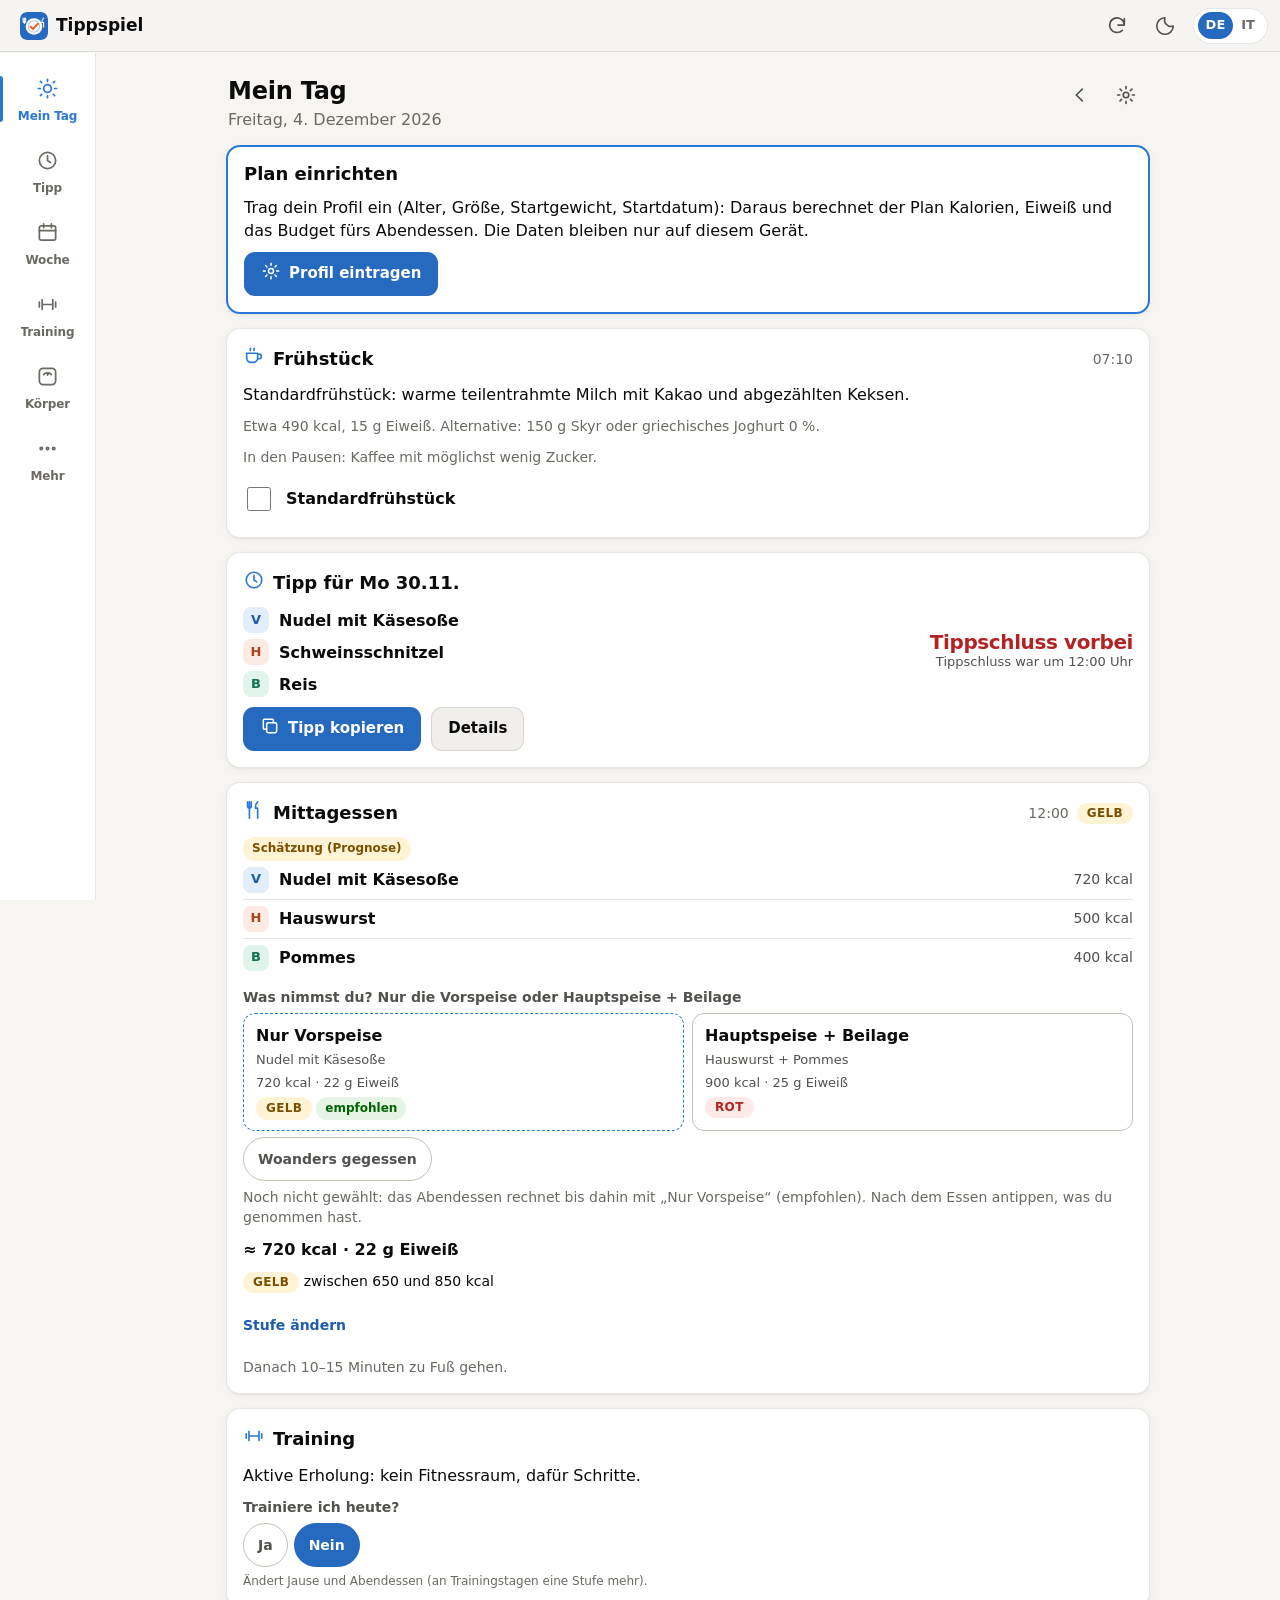
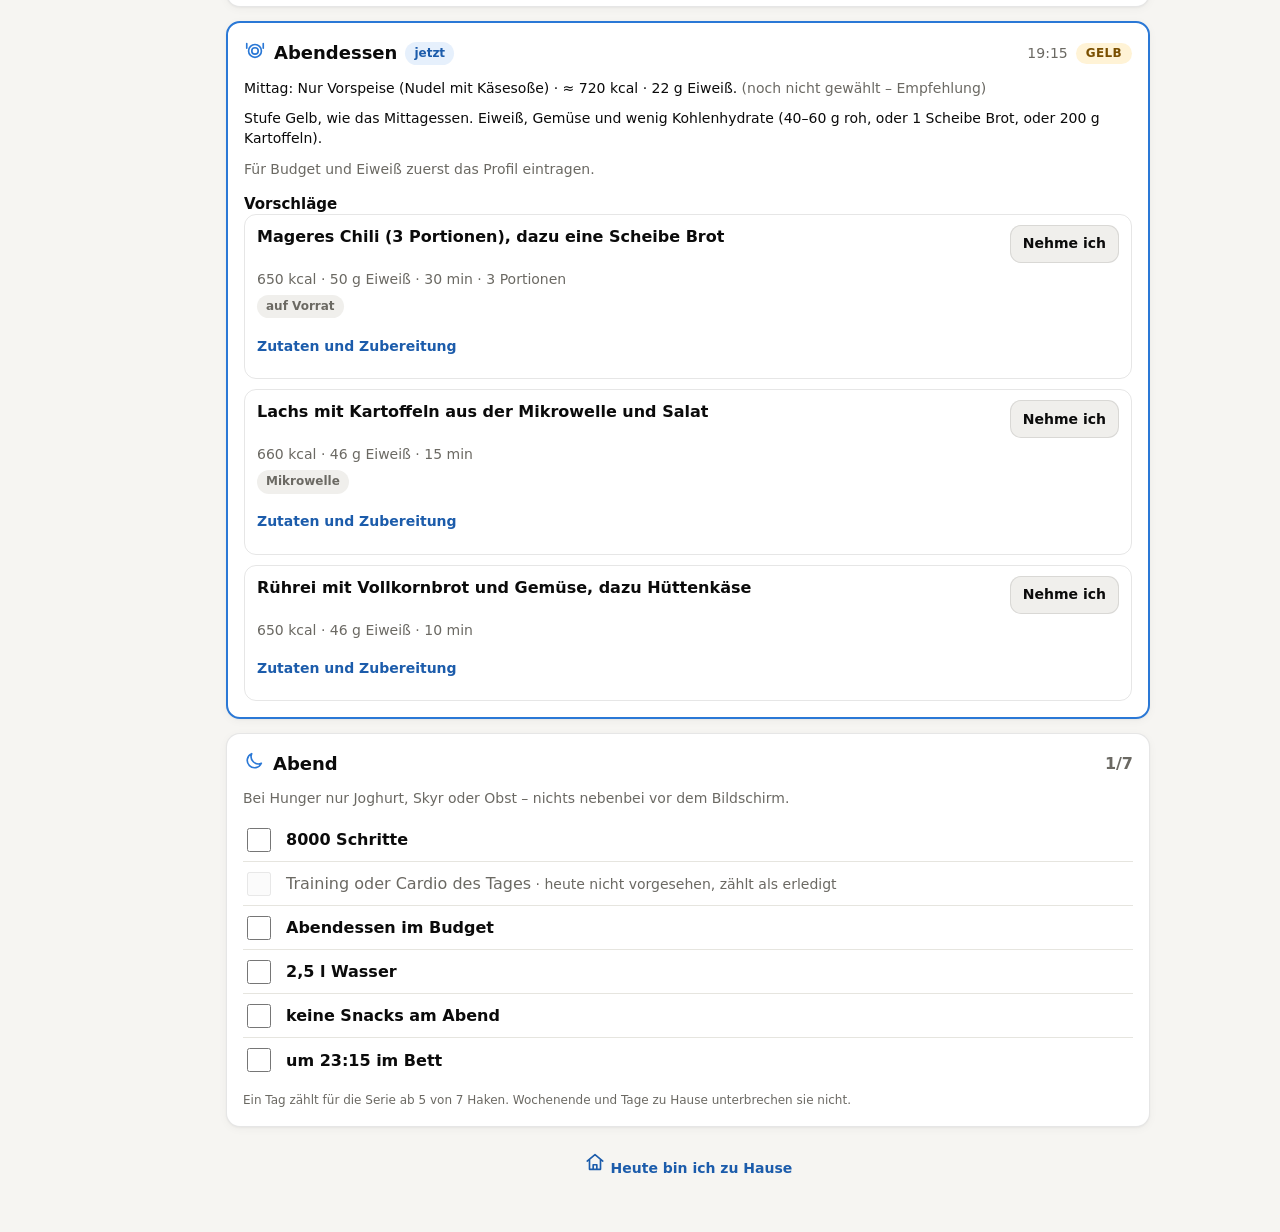
<file: docs/index.html>
<!doctype html>
<html lang="de">
<head>
<meta charset="utf-8">
<meta name="viewport" content="width=device-width, initial-scale=1, viewport-fit=cover">
<meta name="robots" content="noindex, nofollow, noarchive">
<meta name="googlebot" content="noindex, nofollow">
<meta name="referrer" content="no-referrer">
<meta http-equiv="Content-Security-Policy" content="default-src 'self'; script-src 'self' https://cdn.jsdelivr.net; style-src 'self' 'unsafe-inline'; img-src 'self' data:; connect-src 'self' https://api.github.com; font-src 'self'; manifest-src 'self'; base-uri 'self'; form-action 'none'; object-src 'none'">
<meta name="color-scheme" content="light dark">
<meta name="theme-color" content="#f6f5f2" media="(prefers-color-scheme: light)">
<meta name="theme-color" content="#121211" media="(prefers-color-scheme: dark)">
<meta name="description" content="Privates Tippspiel-Dashboard">
<title>Tippspiel Essen</title>
<link rel="icon" href="icon.svg" type="image/svg+xml">
<link rel="apple-touch-icon" href="icon.svg">
<link rel="manifest" href="manifest.webmanifest">
<link rel="stylesheet" href="style.css">
<link rel="stylesheet" href="piano.css">
<script src="i18n.js"></script>
</head>
<body>
<header class="topbar">
  <a class="brand" href="#/heute" aria-label="Tippspiel">
    <img src="icon.svg" alt="" width="28" height="28">
    <span class="brand-text">Tippspiel</span>
  </a>
  <div class="top-actions">
    <button type="button" class="icon-btn" id="btn-refresh" aria-label="Aktualisieren" title="Aktualisieren">
      <svg viewBox="0 0 24 24" aria-hidden="true"><path d="M20 11a8 8 0 1 0-2.3 5.7M20 4v7h-7"/></svg>
    </button>
    <button type="button" class="icon-btn" id="btn-theme" aria-label="Design" title="Design">
      <svg viewBox="0 0 24 24" aria-hidden="true"><path d="M12 3a9 9 0 1 0 9 9 7 7 0 0 1-9-9z"/></svg>
    </button>
    <button type="button" class="lang-btn" id="btn-lang" aria-label="Sprache / Lingua">
      <span data-l="de">DE</span><span data-l="it">IT</span>
    </button>
  </div>
</header>

<div id="banner" class="banner-area" aria-live="polite"></div>
<main id="view" class="view" tabindex="-1">
  <div class="card loading-card"><div class="spinner" aria-hidden="true"></div><p>Lade …</p></div>
  <noscript><div class="card"><p>Diese Seite braucht JavaScript. / Questa pagina richiede JavaScript.</p></div></noscript>
</main>

<nav class="tabbar" id="tabbar" aria-label="Navigation"></nav>
<div id="toast" class="toast" role="status" aria-live="polite"></div>
<div id="modal-root"></div>

<script src="app.js"></script>
<script src="piano-core.js"></script>
<script src="piano.js"></script>
</body>
</html>
</file>
<file: docs/style.css>
/* Tippspiel – mobile-first, light/dark, no framework */

:root {
  color-scheme: light;
  --bg: #f6f5f2;
  --surface: #ffffff;
  --surface-2: #f0efec;
  --surface-3: #e7e6e1;
  --text: #0b0b0b;
  --text-2: #52514e;
  --muted: #6b6963;
  --grid: #e6e5df;
  --axis: #c3c2b7;
  --border: rgba(11, 11, 11, 0.10);
  --shadow: 0 1px 2px rgba(11, 11, 11, 0.04), 0 2px 10px rgba(11, 11, 11, 0.04);
  --accent: #2a78d6;
  --accent-bg: #256abf;
  --accent-fg: #ffffff;
  --accent-soft: #e6f0fc;
  --link: #1c5cab;
  --neutral-mark: #b5b3ab;
  --ok: #006300;
  --ok-bg: #e5f4e5;
  --warn: #7a4f00;
  --warn-bg: #fff3d6;
  --danger: #b42323;
  --danger-bg: #fde9e8;
  --info: #1c5cab;
  --info-bg: #e9f1fb;
  --v: #1c5cab; --v-bg: #e3eefb;
  --h: #a8441a; --h-bg: #fcebe3;
  --b: #0d7451; --b-bg: #e0f4ec;
  --scroll-shadow: rgba(11, 11, 11, 0.16);
  --tab-h: 62px;
  --radius: 14px;
  --font: system-ui, -apple-system, "Segoe UI", Roboto, "Helvetica Neue", Arial, sans-serif;
}
@media (prefers-color-scheme: dark) {
  :root:not([data-theme="light"]) {
    color-scheme: dark;
    --bg: #0d0d0d;
    --surface: #1a1a19;
    --surface-2: #242422;
    --surface-3: #2e2e2b;
    --text: #f5f5f3;
    --text-2: #c3c2b7;
    --muted: #a09e96;
    --grid: #2c2c2a;
    --axis: #45453f;
    --border: rgba(255, 255, 255, 0.10);
    --shadow: none;
    --accent: #3987e5;
    --accent-bg: #6da7ec;
    --accent-fg: #0b0b0b;
    --accent-soft: #17283d;
    --link: #86b6ef;
    --neutral-mark: #6b6a64;
    --ok: #4cc24c;
    --ok-bg: #12301a;
    --warn: #f3c04f;
    --warn-bg: #352a10;
    --danger: #f08080;
    --danger-bg: #3a1717;
    --info: #86b6ef;
    --info-bg: #15263a;
    --v: #86b6ef; --v-bg: #17283d;
    --h: #f09a74; --h-bg: #3a2216;
    --b: #4fd1a1; --b-bg: #123227;
    --scroll-shadow: rgba(255, 255, 255, 0.16);
  }
}
:root[data-theme="dark"] {
  color-scheme: dark;
  --bg: #0d0d0d;
  --surface: #1a1a19;
  --surface-2: #242422;
  --surface-3: #2e2e2b;
  --text: #f5f5f3;
  --text-2: #c3c2b7;
  --muted: #a09e96;
  --grid: #2c2c2a;
  --axis: #45453f;
  --border: rgba(255, 255, 255, 0.10);
  --shadow: none;
  --accent: #3987e5;
  --accent-bg: #6da7ec;
  --accent-fg: #0b0b0b;
  --accent-soft: #17283d;
  --link: #86b6ef;
  --neutral-mark: #6b6a64;
  --ok: #4cc24c;
  --ok-bg: #12301a;
  --warn: #f3c04f;
  --warn-bg: #352a10;
  --danger: #f08080;
  --danger-bg: #3a1717;
  --info: #86b6ef;
  --info-bg: #15263a;
  --v: #86b6ef; --v-bg: #17283d;
  --h: #f09a74; --h-bg: #3a2216;
  --b: #4fd1a1; --b-bg: #123227;
  --scroll-shadow: rgba(255, 255, 255, 0.16);
}

*, *::before, *::after { box-sizing: border-box; }
html { -webkit-text-size-adjust: 100%; text-size-adjust: 100%; }
body {
  margin: 0;
  background: var(--bg);
  color: var(--text);
  font: 16px/1.45 var(--font);
  overflow-x: hidden;
  padding-bottom: calc(var(--tab-h) + env(safe-area-inset-bottom, 0px) + 16px);
  -webkit-tap-highlight-color: transparent;
}
a { color: var(--link); }
h1, h2, h3 { margin: 0; line-height: 1.25; }
h1 { font-size: 24px; letter-spacing: -0.01em; }
p { margin: 0; }
button, input, select, textarea { font: inherit; color: inherit; }
:focus-visible { outline: 3px solid var(--accent); outline-offset: 2px; border-radius: 6px; }
[hidden] { display: none !important; }

/* ---------------------------------------------------------------- top bar */
.topbar {
  position: sticky; top: 0; z-index: 20;
  display: flex; align-items: center; justify-content: space-between; gap: 8px;
  height: 52px; padding: 0 12px; padding-top: env(safe-area-inset-top, 0px);
  background: color-mix(in srgb, var(--bg) 88%, transparent);
  background-color: var(--bg);
  border-bottom: 1px solid var(--border);
}
@supports (backdrop-filter: blur(8px)) {
  .topbar { background: color-mix(in srgb, var(--bg) 82%, transparent); backdrop-filter: blur(10px); -webkit-backdrop-filter: blur(10px); }
}
.brand { display: flex; align-items: center; gap: 8px; text-decoration: none; color: var(--text); font-weight: 700; font-size: 17px; min-width: 0; }
.brand img { flex: none; border-radius: 7px; }
.top-actions { display: flex; align-items: center; gap: 4px; }
.icon-btn {
  display: inline-grid; place-items: center; width: 44px; height: 44px; border: 0; border-radius: 12px;
  background: transparent; color: var(--text-2); cursor: pointer;
}
.icon-btn:hover { background: var(--surface-2); }
.icon-btn svg, .ic svg { width: 22px; height: 22px; fill: none; stroke: currentColor; stroke-width: 1.8; stroke-linecap: round; stroke-linejoin: round; }
#btn-theme[data-mode="light"] { color: var(--warn); }
#btn-theme[data-mode="dark"] { color: var(--accent); }
.lang-btn {
  display: inline-flex; align-items: center; height: 36px; padding: 0 4px; margin-left: 2px;
  border: 1px solid var(--border); border-radius: 999px; background: var(--surface); cursor: pointer; font-size: 13px; font-weight: 600;
}
.lang-btn span { padding: 4px 8px; border-radius: 999px; color: var(--muted); }
.lang-btn span.on { background: var(--accent-bg); color: var(--accent-fg); }

/* ---------------------------------------------------------------- layout */
.view { max-width: 760px; margin: 0 auto; padding: 12px 16px 8px; outline: none; }
.stack { display: flex; flex-direction: column; gap: 14px; min-width: 0; }
.stack-sm { display: flex; flex-direction: column; gap: 8px; }
.page-head { display: flex; flex-direction: column; gap: 2px; padding: 4px 2px 0; }
.page-head.week-head { flex-direction: row; align-items: flex-end; justify-content: space-between; gap: 10px; flex-wrap: wrap; }
.week-nav { display: flex; gap: 6px; flex: none; }
.week-nav .btn { min-width: 40px; justify-content: center; }
.card {
  background: var(--surface); border: 1px solid var(--border); border-radius: var(--radius);
  padding: 16px; box-shadow: var(--shadow); min-width: 0;
}
.card > * + * { margin-top: 10px; }
.card-title { font-size: 18px; font-weight: 700; display: flex; align-items: center; gap: 8px; flex-wrap: wrap; }
.sub-title { font-size: 15px; font-weight: 700; display: flex; align-items: center; gap: 6px; margin-top: 16px; }
.card > .sub-title:first-child, .alt-cat:first-of-type .sub-title { margin-top: 6px; }
.muted { color: var(--muted); }
.small { font-size: 14px; }
.tiny { font-size: 12px; }
.upper { text-transform: uppercase; letter-spacing: .06em; }
.strong { font-weight: 700; }
.center { text-align: center; }
.mono { font-family: ui-monospace, SFMono-Regular, Menlo, Consolas, monospace; word-break: break-all; }
.pre { white-space: pre-wrap; background: var(--surface-2); padding: 10px; border-radius: 8px; overflow-x: auto; }
.lead { font-size: 16px; line-height: 1.5; }
.row-between { display: flex; align-items: center; justify-content: space-between; gap: 10px; flex-wrap: wrap; }
.warn-text { color: var(--warn); }
.offscreen { position: fixed; left: -9999px; top: 0; opacity: 0; }
ul.plain, ol.plain-ol { margin: 6px 0 0; padding-left: 20px; }
ul.plain li + li, ol.plain-ol li + li { margin-top: 4px; }
.loading-card { display: flex; align-items: center; gap: 12px; color: var(--muted); }
.loading-card > * + * { margin-top: 0; }
.spinner { width: 22px; height: 22px; border-radius: 50%; border: 3px solid var(--surface-3); border-top-color: var(--accent); animation: spin .8s linear infinite; }
@keyframes spin { to { transform: rotate(360deg); } }
@media (prefers-reduced-motion: reduce) { .spinner { animation-duration: 3s; } html { scroll-behavior: auto !important; } }

/* ---------------------------------------------------------------- tab bar */
.tabbar {
  position: fixed; left: 0; right: 0; bottom: 0; z-index: 30;
  display: grid; grid-template-columns: repeat(var(--tabs, 6), minmax(0, 1fr));
  height: calc(var(--tab-h) + env(safe-area-inset-bottom, 0px));
  padding-bottom: env(safe-area-inset-bottom, 0px);
  background: var(--surface); border-top: 1px solid var(--border);
}
.tab {
  display: flex; flex-direction: column; align-items: center; justify-content: center; gap: 3px;
  min-width: 0; padding: 6px 1px 4px; text-decoration: none; color: var(--muted); position: relative;
}
.tab .ic svg { width: 23px; height: 23px; }
.tab-label { font-size: 10.5px; font-weight: 600; line-height: 1.1; max-width: 100%; white-space: nowrap; overflow: hidden; text-overflow: ellipsis; letter-spacing: -0.01em; }
.tab.active { color: var(--accent); }
.tab.active::before { content: ""; position: absolute; top: 0; left: 22%; right: 22%; height: 3px; border-radius: 0 0 3px 3px; background: var(--accent); }

@media (min-width: 960px) {
  body { padding-bottom: 24px; padding-left: 96px; }
  .topbar { margin-left: -96px; padding-left: 20px; }
  .tabbar {
    top: 53px; bottom: 0; right: auto; width: 96px; height: auto; padding: 10px 0 0; overflow-y: auto;
    grid-template-columns: 1fr; grid-auto-rows: 72px; align-content: start;
    border-top: 0; border-right: 1px solid var(--border);
  }
  .tab .tab-label { font-size: 12px; }
  .tab.active::before { top: 18%; bottom: 18%; left: 0; right: auto; width: 3px; height: auto; border-radius: 0 3px 3px 0; }
  .view { max-width: 980px; padding: 20px 28px; }
}

/* ---------------------------------------------------------------- chips, badges, notices */
.chip {
  display: inline-flex; align-items: center; gap: 4px; padding: 2px 9px; border-radius: 999px;
  font-size: 12px; font-weight: 600; line-height: 1.6; background: var(--surface-2); color: var(--text-2); white-space: nowrap;
}
.chip.accent { background: var(--accent-soft); color: var(--info); }
.chip.ok { background: var(--ok-bg); color: var(--ok); }
.chip.danger { background: var(--danger-bg); color: var(--danger); }
.chip.info { background: var(--info-bg); color: var(--info); }
.chip.muted-chip { background: var(--surface-2); color: var(--muted); }
.chip.tiny-chip { font-size: 11px; padding: 0 7px; margin-left: 6px; vertical-align: middle; }
.chip.st-served { background: var(--ok-bg); color: var(--ok); }
.chip.st-free { background: var(--surface-2); color: var(--muted); }
.chip.st-unknown { background: var(--warn-bg); color: var(--warn); }
.chip.st-pending { background: var(--info-bg); color: var(--info); }
.chips { display: inline-flex; gap: 6px; align-items: center; }
.chips.wrap { display: flex; flex-wrap: wrap; }
.chip.wrap, .chips.wrap .chip { white-space: normal; }
.chip-group > * + * { margin-top: 6px; }

.cat-badge {
  display: inline-grid; place-items: center; flex: none; width: 26px; height: 26px; border-radius: 8px;
  font-size: 13px; font-weight: 800;
}
.cat-v { background: var(--v-bg); color: var(--v); }
.cat-h { background: var(--h-bg); color: var(--h); }
.cat-b { background: var(--b-bg); color: var(--b); }

.notice {
  display: flex; gap: 10px; align-items: flex-start; padding: 11px 12px; border-radius: 12px;
  font-size: 14px; line-height: 1.4; border: 1px solid transparent;
}
.notice .ic svg { width: 20px; height: 20px; }
.notice .ic { flex: none; margin-top: 1px; }
.notice-body { min-width: 0; overflow-wrap: anywhere; }
.notice-body > * + * { margin-top: 6px; }
.notice.info { background: var(--info-bg); color: var(--info); }
.notice.ok { background: var(--ok-bg); color: var(--ok); }
.notice.warn { background: var(--warn-bg); color: var(--warn); }
.notice.danger { background: var(--danger-bg); color: var(--danger); }
.notice a { color: inherit; font-weight: 700; }

.empty { text-align: center; display: flex; flex-direction: column; align-items: center; gap: 8px; padding: 28px 18px; }
.empty > * + * { margin-top: 0; }
.ic.big svg { width: 34px; height: 34px; }
.empty .ic { color: var(--muted); }

/* ---------------------------------------------------------------- buttons & forms */
.btn {
  display: inline-flex; align-items: center; justify-content: center; gap: 8px;
  min-height: 44px; padding: 0 16px; border-radius: 11px; border: 1px solid var(--border);
  background: var(--surface-2); color: var(--text); font-weight: 650; font-size: 15px; cursor: pointer;
  text-decoration: none; touch-action: manipulation; user-select: none;
}
.btn:hover { background: var(--surface-3); }
.btn:disabled { opacity: .55; cursor: progress; }
.btn .ic svg { width: 20px; height: 20px; }
.btn.primary { background: var(--accent-bg); color: var(--accent-fg); border-color: transparent; }
.btn.primary:hover { filter: brightness(1.06); }
.btn.big { min-height: 54px; font-size: 17px; padding: 0 18px; border-radius: 13px; }
.btn.small { min-height: 38px; font-size: 14px; padding: 0 12px; }
.btn.wide { width: 100%; margin-top: 10px; }
.btn.done { background: var(--ok-bg); color: var(--ok); }
.btn.danger-btn { color: var(--danger); }
.btn-row { display: flex; flex-wrap: wrap; gap: 10px; }
.btn-row .btn.big { flex: 1 1 160px; }
.link-btn {
  border: 0; background: none; color: var(--link); font-weight: 600; font-size: 14px; padding: 10px 2px; min-height: 44px; cursor: pointer;
}
.field { display: flex; flex-direction: column; gap: 6px; min-width: 0; }
.field > span:first-child { font-size: 14px; font-weight: 600; color: var(--text-2); display: inline-flex; align-items: center; gap: 4px; }
input[type="text"], input[type="password"], input[type="date"], input[type="search"], select {
  width: 100%; min-width: 0; min-height: 48px; padding: 10px 12px; font-size: 16px;
  border-radius: 11px; border: 1px solid var(--axis); background: var(--surface); color: var(--text);
}
input:disabled { opacity: .5; }
input[type="date"] { -webkit-appearance: none; appearance: none; }
select { appearance: auto; padding-right: 8px; }
.input-row { display: flex; gap: 8px; align-items: stretch; flex-wrap: wrap; }
.input-row input { flex: 1 1 180px; }
.check { display: flex; align-items: center; gap: 12px; min-height: 44px; font-weight: 600; cursor: pointer; }
.check input { width: 24px; height: 24px; accent-color: var(--accent-bg); }
.form-grid { display: grid; gap: 10px; }
@media (min-width: 560px) {
  .form-grid.two { grid-template-columns: 1fr 1fr; }
  .form-grid.three { grid-template-columns: 1fr 1fr 0.7fr; }
}
.form .btn.big { width: 100%; }
.form-status:empty { display: none; }
.help { background: var(--surface-2); border-radius: 10px; padding: 10px 12px; color: var(--text-2); }
.help > * + * { margin-top: 6px; }
details.settings > summary { cursor: pointer; list-style: none; min-height: 32px; }
details.settings > summary::-webkit-details-marker { display: none; }
details.settings > summary::after { content: "▾"; margin-left: auto; color: var(--muted); }
details.settings[open] > summary::after { content: "▴"; }
.inline-field { display: flex; flex-direction: column; gap: 4px; min-width: 0; }

/* Eingabe – tips of the other players (one block per player) */
.co-player { border-top: 1px solid var(--border); padding-top: 12px; }
.co-player > * + * { margin-top: 8px; }
.co-head { display: flex; align-items: center; gap: 8px; flex-wrap: wrap; min-height: 28px; }
.co-head strong { font-size: 16px; margin-right: auto; overflow-wrap: anywhere; }
.co-dishes { display: grid; gap: 8px; }
.co-line { display: grid; grid-template-columns: 26px minmax(0, 1fr); gap: 10px; align-items: center; min-width: 0; }
.co-pts { grid-template-columns: auto minmax(0, 7em); justify-content: start; }
.co-note:empty { display: none; }
.co-note > * + * { margin-top: 2px; }
@media (min-width: 760px) {
  .co-dishes { grid-template-columns: repeat(3, minmax(0, 1fr)); }
}

/* segmented control */
.seg { display: flex; gap: 4px; padding: 4px; border-radius: 12px; background: var(--surface-2); width: 100%; }
.seg-btn {
  flex: 1 1 0; min-width: 0; min-height: 40px; padding: 0 8px; border: 0; border-radius: 9px; background: transparent;
  font-size: 14px; font-weight: 650; color: var(--text-2); cursor: pointer; white-space: nowrap; overflow: hidden; text-overflow: ellipsis;
}
.seg-btn.active { background: var(--surface); color: var(--text); box-shadow: 0 1px 3px rgba(0, 0, 0, .12); }
/* today's tip | the next one */
.tip-switch > * + * { margin-top: 4px; }
.tip-seg .seg-btn { min-height: 44px; font-size: 15px; }
.tip-seg .seg-btn.active { color: var(--info); }
/* result of today's tip (menu vs. tip) */
.res-head, .res-row { display: grid; grid-template-columns: 26px minmax(0, 1.1fr) minmax(0, 1fr) 24px; gap: 6px; align-items: center; }
.res-rows { display: flex; flex-direction: column; gap: 6px; }
.res-menu, .res-tip { min-width: 0; font-size: 15px; overflow-wrap: break-word; hyphens: auto; }
.res-menu { font-weight: 650; }
.controls { display: flex; flex-direction: column; gap: 10px; padding: 10px; }
.controls > * + * { margin-top: 0; }
@media (min-width: 640px) {
  .controls { flex-direction: row; align-items: flex-end; }
  .controls .seg { flex: 1; }
  .controls .inline-field { width: 180px; }
}
.sticky-controls { position: sticky; top: 58px; z-index: 10; }
.jump { display: flex; flex-wrap: wrap; gap: 6px; }
.jump-btn {
  border: 1px solid var(--border); background: var(--surface); color: var(--text-2); border-radius: 999px;
  padding: 0 12px; min-height: 36px; font-size: 13px; font-weight: 600; cursor: pointer;
}
[id^="sec-"] { scroll-margin-top: 150px; }

/* ---------------------------------------------------------------- tables */
.table-wrap {
  width: 100%; overflow-x: auto; -webkit-overflow-scrolling: touch;
  /* scroll hint: shadow on the side that can still be scrolled */
  background:
    linear-gradient(to right, var(--surface) 30%, transparent) left center / 28px 100% no-repeat local,
    linear-gradient(to left, var(--surface) 30%, transparent) right center / 28px 100% no-repeat local,
    radial-gradient(farthest-side at 0 50%, var(--scroll-shadow), transparent) left center / 12px 100% no-repeat scroll,
    radial-gradient(farthest-side at 100% 50%, var(--scroll-shadow), transparent) right center / 12px 100% no-repeat scroll;
}
.tbl { width: 100%; border-collapse: collapse; font-size: 14px; }
.tbl th { text-align: left; font-size: 12px; font-weight: 700; color: var(--muted); padding: 6px 6px; border-bottom: 1px solid var(--axis); white-space: nowrap; }
.tbl td { padding: 8px 6px; border-bottom: 1px solid var(--grid); vertical-align: top; overflow-wrap: break-word; }
.tbl tr:last-child td { border-bottom: 0; }
.tbl .num { text-align: right; font-variant-numeric: tabular-nums; white-space: nowrap; }
.compact .tbl { font-size: 13px; }
.compact .tbl td { padding: 6px 5px; }
.tbl tr.hl td, .tbl tr.me-row td { background: var(--accent-soft); }
.tbl tr.model-row td { font-style: italic; }
.tbl tr.best-row td { font-weight: 700; font-style: normal; }
.who { display: inline-flex; align-items: center; gap: 8px; }
.dot { display: inline-block; width: 10px; height: 10px; border-radius: 50%; flex: none; }
.dot.dashed { border-radius: 2px; height: 4px; width: 14px; }
.shade { display: inline-block; min-width: 52px; padding: 2px 6px; border-radius: 6px; }

/* ---------------------------------------------------------------- bars */
.bar { height: 8px; border-radius: 4px; background: var(--surface-2); overflow: hidden; min-width: 30px; }
.bar > span { display: block; height: 100%; border-radius: 4px; background: var(--accent); }
.bar.striped > span {
  background: repeating-linear-gradient(135deg, var(--danger) 0 4px, transparent 4px 8px);
  opacity: .75;
}

/* ---------------------------------------------------------------- Heute */
.hero {
  display: flex; flex-wrap: wrap; align-items: flex-end; justify-content: space-between; gap: 10px 16px;
  padding: 16px; border-radius: var(--radius); background: var(--accent-soft); border: 1px solid var(--border);
}
.hero-kicker { font-size: 13px; font-weight: 700; text-transform: uppercase; letter-spacing: .06em; color: var(--info); }
.hero-day { font-size: 19px; font-weight: 700; }
.hero.ahead .hero-kicker { color: var(--text-2); }
.hero.season .hero-day { font-size: 17px; }
.cd { text-align: right; margin-left: auto; }
.cd-value { font-size: clamp(32px, 10vw, 46px); font-weight: 800; line-height: 1.05; font-variant-numeric: tabular-nums; letter-spacing: -0.02em; color: var(--text); }
.cd-label { font-size: 13px; color: var(--text-2); }
.hero.urgent { background: var(--warn-bg); }
.hero.urgent .cd-value { color: var(--warn); }
.hero.over { background: var(--surface-2); }
.hero.over .cd-value { color: var(--danger); font-size: clamp(24px, 7vw, 32px); }

.rec { border: 2px solid var(--accent); }
.rec-head { display: flex; align-items: center; justify-content: space-between; gap: 8px; }
.rec-rows { display: flex; flex-direction: column; }
.rec-row {
  display: grid; grid-template-columns: 34px minmax(0, 1fr) auto; grid-template-areas: "badge cat p" "badge dish dish";
  column-gap: 12px; row-gap: 0; align-items: center; padding: 10px 0; border-bottom: 1px solid var(--grid);
}
.rec-row:last-child { border-bottom: 0; }
.rec-row .cat-badge { grid-area: badge; width: 34px; height: 34px; font-size: 16px; border-radius: 10px; }
.rec-cat { grid-area: cat; min-width: 0; font-size: 12px; font-weight: 700; color: var(--muted); text-transform: uppercase; letter-spacing: .05em; }
.rec-dish { grid-area: dish; min-width: 0; font-size: clamp(20px, 6vw, 26px); font-weight: 800; line-height: 1.15; overflow-wrap: break-word; hyphens: manual; }
.rec-p { grid-area: p; display: flex; align-items: baseline; gap: 5px; justify-content: flex-end; white-space: nowrap; }
.big-num { font-size: 20px; font-weight: 800; font-variant-numeric: tabular-nums; }
@media (min-width: 560px) {
  .rec-row { grid-template-areas: "badge cat p" "badge dish p"; }
  .rec-p { flex-direction: column; align-items: flex-end; gap: 0; }
}
.rec-stats { display: grid; grid-template-columns: repeat(3, minmax(0, 1fr)); gap: 8px; background: var(--surface-2); border-radius: 12px; padding: 10px; }
.rec-stats > div { display: flex; flex-direction: column; min-width: 0; }
.rec-stats .k { font-size: 12px; color: var(--muted); }
.rec-stats .v { font-size: 18px; font-weight: 800; font-variant-numeric: tabular-nums; }
.rec-stats .v.sm { font-size: 15px; font-weight: 700; overflow-wrap: anywhere; }
.copy-preview { overflow-wrap: anywhere; }

.fish-row { display: flex; gap: 12px; align-items: flex-start; }
.fish-row .ic { color: var(--info); flex: none; }
.fish.lent .fish-row .ic { color: var(--warn); }
.fish-title { font-weight: 700; }
.fish-row > div > * + * { margin-top: 4px; }

.alt-list { list-style: none; margin: 8px 0 0; padding: 0; }
.alt { padding: 10px 0; border-bottom: 1px solid var(--grid); }
.alt:last-child { border-bottom: 0; }
.alt > * + * { margin-top: 5px; }
.alt-top { display: flex; justify-content: space-between; gap: 10px; align-items: baseline; }
.alt-dish { font-weight: 650; overflow-wrap: anywhere; min-width: 0; }
.alt-p { font-weight: 800; font-variant-numeric: tabular-nums; flex: none; }
.alt.blocked .alt-dish { color: var(--muted); text-decoration: line-through; text-decoration-thickness: 1px; }
.alt.blocked .alt-p { color: var(--muted); }
.alt-block { color: var(--danger); display: flex; flex-wrap: wrap; align-items: center; gap: 4px; }
.alt-pair { color: var(--text-2); }
.alt-block > span:last-child { min-width: 0; overflow-wrap: anywhere; }
.alt-why { list-style: none; margin: 0; padding: 0; color: var(--text-2); }
.alt-why li { position: relative; padding-left: 14px; overflow-wrap: anywhere; }
.alt-why li::before { content: ""; position: absolute; left: 3px; top: .62em; width: 5px; height: 5px; border-radius: 50%; background: var(--neutral-mark); }
.alt-new { padding: 10px 0 0; }
.alt.is-rec .alt-dish { color: var(--text); }
.alt-cat.collapsed .alt.extra { display: none; }

.mini-tip { display: flex; flex-direction: column; gap: 6px; }
.mini-row { display: flex; align-items: center; gap: 10px; }
.mini-dish { flex: 1; min-width: 0; font-weight: 650; overflow-wrap: anywhere; }

.week-mini { list-style: none; margin: 0; padding: 0; }
.week-mini li { display: grid; grid-template-columns: 74px minmax(0, 1fr) auto; gap: 8px; padding: 8px 0; border-bottom: 1px solid var(--grid); align-items: baseline; font-size: 14px; }
.week-mini li:last-child { border-bottom: 0; }
.week-mini .wd { font-weight: 700; }
.tipline { overflow-wrap: anywhere; min-width: 0; }
.pts { font-weight: 700; font-variant-numeric: tabular-nums; white-space: nowrap; }

/* ---------------------------------------------------------------- Woche */
.days { display: flex; flex-direction: column; gap: 10px; }
.day { background: var(--surface); border: 1px solid var(--border); border-radius: var(--radius); padding: 12px 14px; box-shadow: var(--shadow); }
.day > * + * { margin-top: 8px; }
.day.today { border: 2px solid var(--accent); }
.day.past { opacity: .92; }
.day.free { background: var(--surface-2); }
.day-head { display: flex; align-items: center; justify-content: space-between; gap: 8px; flex-wrap: wrap; }
.day-name { font-weight: 800; }
.menu-lines, .forecast { display: flex; flex-direction: column; gap: 6px; }
.forecast > * + * { margin-top: 0; }
.menu-line { display: flex; align-items: center; gap: 10px; min-width: 0; }
.menu-dish { flex: 1; min-width: 0; overflow-wrap: anywhere; }
.hit { flex: none; width: 24px; height: 24px; border-radius: 50%; display: inline-grid; place-items: center; font-weight: 800; font-size: 14px; }
.hit.yes { background: var(--ok-bg); color: var(--ok); }
.hit.no { color: var(--muted); }
.mytip { display: grid; grid-template-columns: auto minmax(0, 1fr) auto; gap: 8px; align-items: baseline; padding-top: 8px; border-top: 1px dashed var(--grid); font-size: 14px; }
.mytip .k { font-weight: 700; color: var(--text-2); }
.mytip.plan { border-top-style: dotted; }
.mytip.plan .k { color: var(--info); }
.mytip.plan + .mytip { border-top: 0; padding-top: 2px; }

.r4-list { list-style: none; margin: 6px 0 0; padding: 0; }
.r4-item { padding: 8px 0; border-bottom: 1px solid var(--grid); }
.r4-item:last-child { border-bottom: 0; }
.r4-top { display: flex; justify-content: space-between; align-items: center; gap: 8px; }
.r4-dish { font-weight: 650; overflow-wrap: anywhere; min-width: 0; }
.r4-item.full .r4-dish { color: var(--muted); }
.r4-days { display: flex; gap: 5px; margin-top: 6px; flex-wrap: wrap; }
.dchip {
  display: inline-grid; place-items: center; min-width: 34px; height: 26px; padding: 0 4px; border-radius: 7px;
  font-size: 12px; font-weight: 700; border: 1px solid var(--axis); color: var(--text-2); background: var(--surface);
}
.dchip.used { background: var(--accent-bg); color: var(--accent-fg); border-color: transparent; }
.dchip.blocked { background: var(--danger-bg); color: var(--danger); border-color: transparent; text-decoration: line-through; }
.dchip.past { opacity: .45; }
.legend { display: flex; flex-wrap: wrap; align-items: center; gap: 4px 6px; color: var(--muted); }
.legend .dchip { min-width: 22px; height: 20px; }
.legend .sw { display: inline-block; width: 14px; height: 10px; border-radius: 3px; }
.legend .sw.model { background: var(--accent); }
.legend .sw.player { background: var(--neutral-mark); }

/* ---------------------------------------------------------------- Statistik */
.chart-box { position: relative; width: 100%; min-width: 0; }
.chart-box canvas { max-width: 100%; }
.chart-missing { padding: 12px; background: var(--surface-2); border-radius: 10px; }
.heat { display: grid; gap: 2px; font-size: 12px; min-width: 0; }
.heat-corner { min-height: 20px; }
.heat-col { text-align: center; font-weight: 700; color: var(--muted); padding: 2px 0; }
.heat-row { padding: 0 6px 0 0; display: flex; align-items: center; overflow: hidden; text-overflow: ellipsis; white-space: nowrap; color: var(--text-2); min-width: 0; }
.heat-cell {
  border: 0; border-radius: 5px; min-height: 30px; padding: 0; font-size: 11px; font-weight: 700; font-variant-numeric: tabular-nums;
  cursor: pointer; outline-offset: 0; box-shadow: inset 0 0 0 1px var(--grid);
}
.heat.compact .heat-cell { min-height: 22px; border-radius: 3px; }
.heat.compact .heat-row { font-size: 11px; }
.heat-readout { margin-top: 6px; min-height: 20px; }
.pair-list { list-style: none; margin: 0; padding: 0; }
.pair-list > li { padding: 10px 0; border-bottom: 1px solid var(--grid); }
.pair-list > li:last-child { border-bottom: 0; }
.pair-bars { display: flex; flex-direction: column; gap: 4px; margin-top: 6px; }
.pair-b { display: grid; grid-template-columns: minmax(0, 9em) minmax(0, 1fr) 3.4em; gap: 8px; align-items: center; }
.pair-name { overflow: hidden; text-overflow: ellipsis; white-space: nowrap; }
.num { font-variant-numeric: tabular-nums; text-align: right; }

/* ---------------------------------------------------------------- Rangliste */
.player-grid { display: grid; grid-template-columns: repeat(auto-fill, minmax(240px, 1fr)); gap: 10px; }
.player-card { border: 1px solid var(--border); border-radius: 12px; padding: 12px; background: var(--surface); }
.player-card.me { border: 2px solid var(--accent); }
.player-card > * + * { margin-top: 8px; }
.player-card header { display: flex; align-items: center; gap: 8px; }
.kpis { display: grid; grid-template-columns: repeat(4, minmax(0, 1fr)); gap: 6px; }
.kpis > div { display: flex; flex-direction: column; min-width: 0; }
.kpis .k { font-size: 11px; color: var(--muted); white-space: nowrap; overflow: hidden; text-overflow: ellipsis; }
.kpis .v { font-weight: 800; font-variant-numeric: tabular-nums; }
.race-kpis { grid-template-columns: repeat(2, minmax(0, 1fr)); gap: 10px 12px; margin: 4px 0 10px; }
.race-kpis .k { white-space: normal; overflow: visible; }
.race-kpis .v { font-size: 20px; }
.acc { display: flex; flex-direction: column; gap: 4px; }
.acc-row { display: grid; grid-template-columns: 26px minmax(0, 1fr) 3em; gap: 8px; align-items: center; }
.acc-row .cat-badge { width: 22px; height: 22px; font-size: 11px; border-radius: 6px; }
.fav summary { cursor: pointer; color: var(--link); min-height: 32px; display: flex; align-items: center; }

/* ---------------------------------------------------------------- Datenbank */
.search { font-size: 16px; }
.filter-grid { display: grid; grid-template-columns: 1fr 1fr; gap: 8px; }
@media (min-width: 640px) { .db-filters { flex-direction: column; align-items: stretch; } .filter-grid { grid-template-columns: repeat(4, 1fr); } }
.db-list { display: flex; flex-direction: column; gap: 8px; }
.db-item { background: var(--surface); border: 1px solid var(--border); border-radius: 12px; box-shadow: var(--shadow); }
.db-item.dim { background: var(--surface-2); }
.db-item > summary { list-style: none; cursor: pointer; }
.db-item > summary::-webkit-details-marker { display: none; }
.db-row { display: grid; grid-template-columns: 1fr; gap: 3px; padding: 10px 12px; font-size: 14px; }
.db-row.db-head { display: none; }
.db-date { display: flex; align-items: center; gap: 4px; flex-wrap: wrap; }
.db-cell { overflow-wrap: anywhere; min-width: 0; }
.db-lbl { display: inline-block; min-width: 18px; font-weight: 800; color: var(--muted); font-size: 12px; }
.db-norm { font-size: 12px; }
.db-status { display: flex; align-items: center; gap: 4px; }
.db-tips { padding: 0 12px 10px; }
@media (min-width: 760px) {
  .db-row { grid-template-columns: 150px repeat(3, minmax(0, 1fr)) 150px; gap: 10px; align-items: start; }
  .db-row.db-head { display: grid; font-size: 12px; font-weight: 700; color: var(--muted); padding: 0 12px; }
  .db-lbl { display: none; }
}

/* ---------------------------------------------------------------- Altro (menu) */
.more-list { list-style: none; margin: 0; padding: 0; }
.more-list li + li { border-top: 1px solid var(--grid); }
.more-link { display: flex; align-items: center; gap: 12px; min-height: 52px; padding: 6px 2px; color: var(--text); text-decoration: none; font-weight: 650; }
.more-link .ic { color: var(--accent); flex: none; }
.more-label { flex: 1; min-width: 0; overflow-wrap: anywhere; }
.more-chev { color: var(--muted); font-size: 24px; line-height: 1; }

/* ---------------------------------------------------------------- modal / toast */
.modal { position: fixed; inset: 0; z-index: 100; display: grid; place-items: center; padding: 16px; background: rgba(0, 0, 0, .45); }
.modal-card { width: min(420px, 100%); background: var(--surface); border-radius: 16px; padding: 18px; border: 1px solid var(--border); box-shadow: 0 10px 40px rgba(0, 0, 0, .3); }
.modal-card > * + * { margin-top: 12px; }
.modal-card h2 { display: flex; align-items: center; gap: 6px; font-size: 19px; }
.toast {
  position: fixed; left: 50%; bottom: calc(var(--tab-h) + env(safe-area-inset-bottom, 0px) + 14px); z-index: 90;
  transform: translate(-50%, 20px); max-width: calc(100vw - 32px); padding: 10px 16px; border-radius: 999px;
  background: var(--text); color: var(--bg); font-size: 14px; font-weight: 600; opacity: 0; pointer-events: none;
  transition: opacity .2s, transform .2s; overflow-wrap: anywhere; text-align: center;
}
.toast.show { opacity: 1; transform: translate(-50%, 0); }
.toast.ok { background: var(--ok); color: #fff; }
.toast.danger { background: var(--danger); color: #fff; }
@media (min-width: 960px) { .toast { bottom: 24px; left: calc(50% + 48px); } }

@media (forced-colors: active) {
  .bar > span, .dchip.used { forced-color-adjust: none; background: Highlight; }
  .tab.active::before { background: Highlight; }
}
@media print {
  .tabbar, .topbar, .btn, .toast { display: none !important; }
  body { padding: 0; }
}
</file>
<file: docs/piano.css>
/* Piano – mobile-first, light/dark through the variables of style.css (no new colours) */

/* ---------------------------------------------------------------- page head */
.p-head { display: flex; align-items: flex-start; justify-content: space-between; gap: 8px; padding: 4px 2px 0; }
.p-head-text { min-width: 0; }
.p-head-text > * + * { margin-top: 2px; }
.p-head-actions { display: flex; gap: 2px; flex: none; }
a.icon-btn { text-decoration: none; }

/* ---------------------------------------------------------------- card head */
.p-card-head { display: flex; align-items: center; gap: 8px; flex-wrap: wrap; }
.p-card-head > .ic { color: var(--accent); flex: none; }
.p-card-head .card-title { flex: 0 1 auto; min-width: 0; }
.p-time { margin-left: auto; font-variant-numeric: tabular-nums; white-space: nowrap; }
.p-card-head > .p-level, .p-card-head > .p-score { margin-left: auto; }
.p-card-head > .p-time + .p-level { margin-left: 0; }
.card.p-now { border: 2px solid var(--accent); }
.p-onboard { border: 2px solid var(--accent); }

/* ---------------------------------------------------------------- summary */
.p-kpis { display: grid; grid-template-columns: repeat(3, minmax(0, 1fr)); gap: 8px; background: var(--surface-2); border-radius: 12px; padding: 10px; }
.p-kpi { display: flex; flex-direction: column; min-width: 0; gap: 1px; }
.p-kpi .k { font-size: 12px; color: var(--muted); }
.p-kpi .v { font-size: 18px; font-weight: 800; font-variant-numeric: tabular-nums; overflow-wrap: anywhere; }
.chip.warn-chip { background: var(--warn-bg); color: var(--warn); }
a.chip { text-decoration: none; align-self: flex-start; margin-top: 4px; white-space: normal; }
.p-week { display: grid; grid-template-columns: repeat(5, minmax(0, 1fr)); gap: 6px; }
.p-dot {
  display: flex; flex-direction: column; align-items: center; justify-content: center; gap: 4px; min-height: 48px;
  border-radius: 10px; color: var(--text-2); text-decoration: none; font-size: 12px; font-weight: 700;
}
.p-dot-m { width: 14px; height: 14px; border-radius: 50%; border: 2px solid var(--axis); }
.p-dot.ok .p-dot-m { background: var(--ok); border-color: var(--ok); }
.p-dot.miss .p-dot-m { background: var(--danger-bg); border-color: var(--danger); }
.p-dot.open .p-dot-m { border-color: var(--accent); }
.p-dot.off .p-dot-m { border-style: dashed; }
.p-dot.future { opacity: .55; }
.p-dot.sel { background: var(--accent-soft); color: var(--info); }
.p-target { font-variant-numeric: tabular-nums; }

/* ---------------------------------------------------------------- levels */
.p-level {
  display: inline-flex; align-items: center; padding: 2px 10px; border-radius: 999px; white-space: nowrap;
  font-size: 12px; font-weight: 800; letter-spacing: .03em; text-transform: uppercase;
}
.p-level.red, .chip.p-lv-red { background: var(--danger-bg); color: var(--danger); }
.p-level.yellow, .chip.p-lv-yellow { background: var(--warn-bg); color: var(--warn); }
.p-level.green, .chip.p-lv-green { background: var(--ok-bg); color: var(--ok); }

/* ---------------------------------------------------------------- choices (wrapping toggle buttons) */
.p-choices { display: flex; flex-wrap: wrap; gap: 6px; }
.p-choice {
  min-height: 44px; padding: 0 14px; border-radius: 999px; border: 1px solid var(--axis); background: var(--surface);
  color: var(--text-2); font-weight: 650; font-size: 14px; cursor: pointer; touch-action: manipulation;
}
.p-choice.on { background: var(--accent-bg); color: var(--accent-fg); border-color: transparent; }
.p-sub { display: flex; flex-direction: column; gap: 6px; }
.p-label { font-size: 14px; font-weight: 600; color: var(--text-2); }
.p-more > summary, .p-recipe-more > summary, .p-alt > summary {
  cursor: pointer; color: var(--link); font-weight: 600; font-size: 14px; min-height: 44px; display: flex; align-items: center;
}
.p-more > * + *, .p-recipe-more > * + * { margin-top: 8px; }

/* ---------------------------------------------------------------- tip of the day (compact) */
.p-tipp-body { display: flex; flex-wrap: wrap; gap: 10px 16px; align-items: center; justify-content: space-between; }
.p-tipp-dishes { list-style: none; margin: 0; padding: 0; display: flex; flex-direction: column; gap: 6px; min-width: 0; flex: 1 1 190px; }
.p-tipp-dishes li { display: flex; align-items: center; gap: 10px; min-width: 0; }
.p-tipp-dish { font-weight: 750; overflow-wrap: anywhere; min-width: 0; }
.p-cd { text-align: right; margin-left: auto; }
.p-cd .cd-value { font-size: clamp(24px, 8vw, 32px); }
.p-tipp.urgent { background: var(--warn-bg); }
.p-tipp.urgent .cd-value { color: var(--warn); }
.p-tipp.over .cd-value { color: var(--danger); font-size: 20px; }

/* ---------------------------------------------------------------- lunch */
.p-src { display: flex; flex-wrap: wrap; gap: 6px; }
.p-dishes { list-style: none; margin: 0; padding: 0; }
.p-dish-row { display: grid; grid-template-columns: 26px minmax(0, 1fr) auto; gap: 10px; align-items: center; padding: 6px 0; border-bottom: 1px solid var(--grid); }
.p-dish-row:last-child { border-bottom: 0; }
.p-dish { font-weight: 650; overflow-wrap: anywhere; min-width: 0; }
.p-dish-row.off .p-dish { text-decoration: line-through; color: var(--muted); }
.p-kcal { font-variant-numeric: tabular-nums; color: var(--text-2); font-size: 14px; white-space: nowrap; }
.p-total { font-size: 16px; }
/* the lunch choice: solo primo | secondo + contorno (two big buttons) */
.p-opts { display: grid; grid-template-columns: repeat(2, minmax(0, 1fr)); gap: 8px; }
.p-opt {
  display: flex; flex-direction: column; align-items: flex-start; gap: 4px; min-height: 44px; min-width: 0; padding: 10px 12px;
  border-radius: 12px; border: 1px solid var(--axis); background: var(--surface); color: var(--text);
  font: inherit; text-align: left; cursor: pointer; touch-action: manipulation;
}
.p-opt.on { border-color: var(--accent); box-shadow: inset 0 0 0 1px var(--accent); background: var(--accent-soft); }
.p-opt.assumed { border-style: dashed; border-color: var(--accent); }
.p-opt:disabled { opacity: .5; cursor: default; }
.p-opt-title { font-weight: 800; }
.p-opt-dish, .p-opt-meta { font-size: 13px; color: var(--text-2); overflow-wrap: anywhere; }
.p-opt-meta { font-variant-numeric: tabular-nums; }
.p-opt-chips { display: flex; flex-wrap: wrap; gap: 4px; }
.p-lunchline { font-variant-numeric: tabular-nums; }

/* ---------------------------------------------------------------- dinner */
.p-budget { display: grid; grid-template-columns: repeat(2, minmax(0, 1fr)); gap: 8px; background: var(--surface-2); border-radius: 12px; padding: 10px; }
.p-recipes { list-style: none; margin: 0; padding: 0; display: flex; flex-direction: column; gap: 10px; }
.p-recipe { border: 1px solid var(--border); border-radius: 12px; padding: 10px 12px; }
.p-recipe > * + * { margin-top: 6px; }
.p-recipe.chosen { border: 2px solid var(--ok); background: var(--ok-bg); }
.p-recipe-top { display: flex; gap: 10px; align-items: flex-start; justify-content: space-between; }
.p-recipe-name { font-weight: 750; min-width: 0; overflow-wrap: anywhere; }
.p-recipe-top .btn { flex: none; }
.p-ingr, .p-steps { font-size: 14px; }
.p-extra { color: var(--ok); font-weight: 600; }

/* ---------------------------------------------------------------- checks */
.p-checks { display: flex; flex-direction: column; }
.p-check { border-bottom: 1px solid var(--grid); }
.p-check:last-child { border-bottom: 0; }
.p-check.na { color: var(--muted); font-weight: 500; }
.p-score { font-weight: 800; color: var(--muted); font-variant-numeric: tabular-nums; }
.p-score.ok { color: var(--ok); }

/* ---------------------------------------------------------------- training */
.p-plan { list-style: none; margin: 0; padding: 0; }
.p-plan-row { display: grid; grid-template-columns: 64px minmax(0, 1fr); gap: 8px; padding: 10px 6px; border-bottom: 1px solid var(--grid); align-items: baseline; }
.p-plan-row:last-child { border-bottom: 0; }
.p-plan-row.today { background: var(--accent-soft); border-radius: 8px; }
.p-plan-day { font-weight: 800; }
.p-plan-what { min-width: 0; overflow-wrap: anywhere; }
.p-plan-what a { font-weight: 650; }
details.p-workout > summary, details.p-rules > summary { cursor: pointer; list-style: none; min-height: 32px; }
details.p-workout > summary::-webkit-details-marker, details.p-rules > summary::-webkit-details-marker { display: none; }
details.p-workout > summary::after, details.p-rules > summary::after { content: "▾"; margin-left: auto; color: var(--muted); }
details.p-workout[open] > summary::after, details.p-rules[open] > summary::after { content: "▴"; }
details.p-workout > summary { flex-wrap: nowrap; }
.p-wname { flex: 1 1 auto; min-width: 0; }
.p-workout.today { border: 2px solid var(--accent); }
.p-wmin { font-weight: 600; white-space: nowrap; }
.p-exlist { margin: 0; padding-left: 22px; }
.p-ex { padding: 10px 0; border-bottom: 1px solid var(--grid); }
.p-ex:last-child { border-bottom: 0; }
.p-ex > * + * { margin-top: 4px; }
.p-ex-top { display: flex; justify-content: space-between; gap: 10px; align-items: baseline; }
.p-ex-name { font-weight: 700; min-width: 0; overflow-wrap: anywhere; }
.p-ex-dose { font-weight: 800; font-variant-numeric: tabular-nums; white-space: nowrap; color: var(--accent); }
.p-ex.later { opacity: .75; }

/* ---------------------------------------------------------------- forms */
.field.has-err input { border-color: var(--danger); }
.p-err { color: var(--danger); }
.p-file { min-height: 44px; font-size: 15px; max-width: 100%; }
.p-data .danger-btn { align-self: flex-start; }

@media (forced-colors: active) {
  .p-choice.on, .p-opt.on, .p-dot.ok .p-dot-m { forced-color-adjust: none; background: Highlight; color: HighlightText; }
}
</file>
